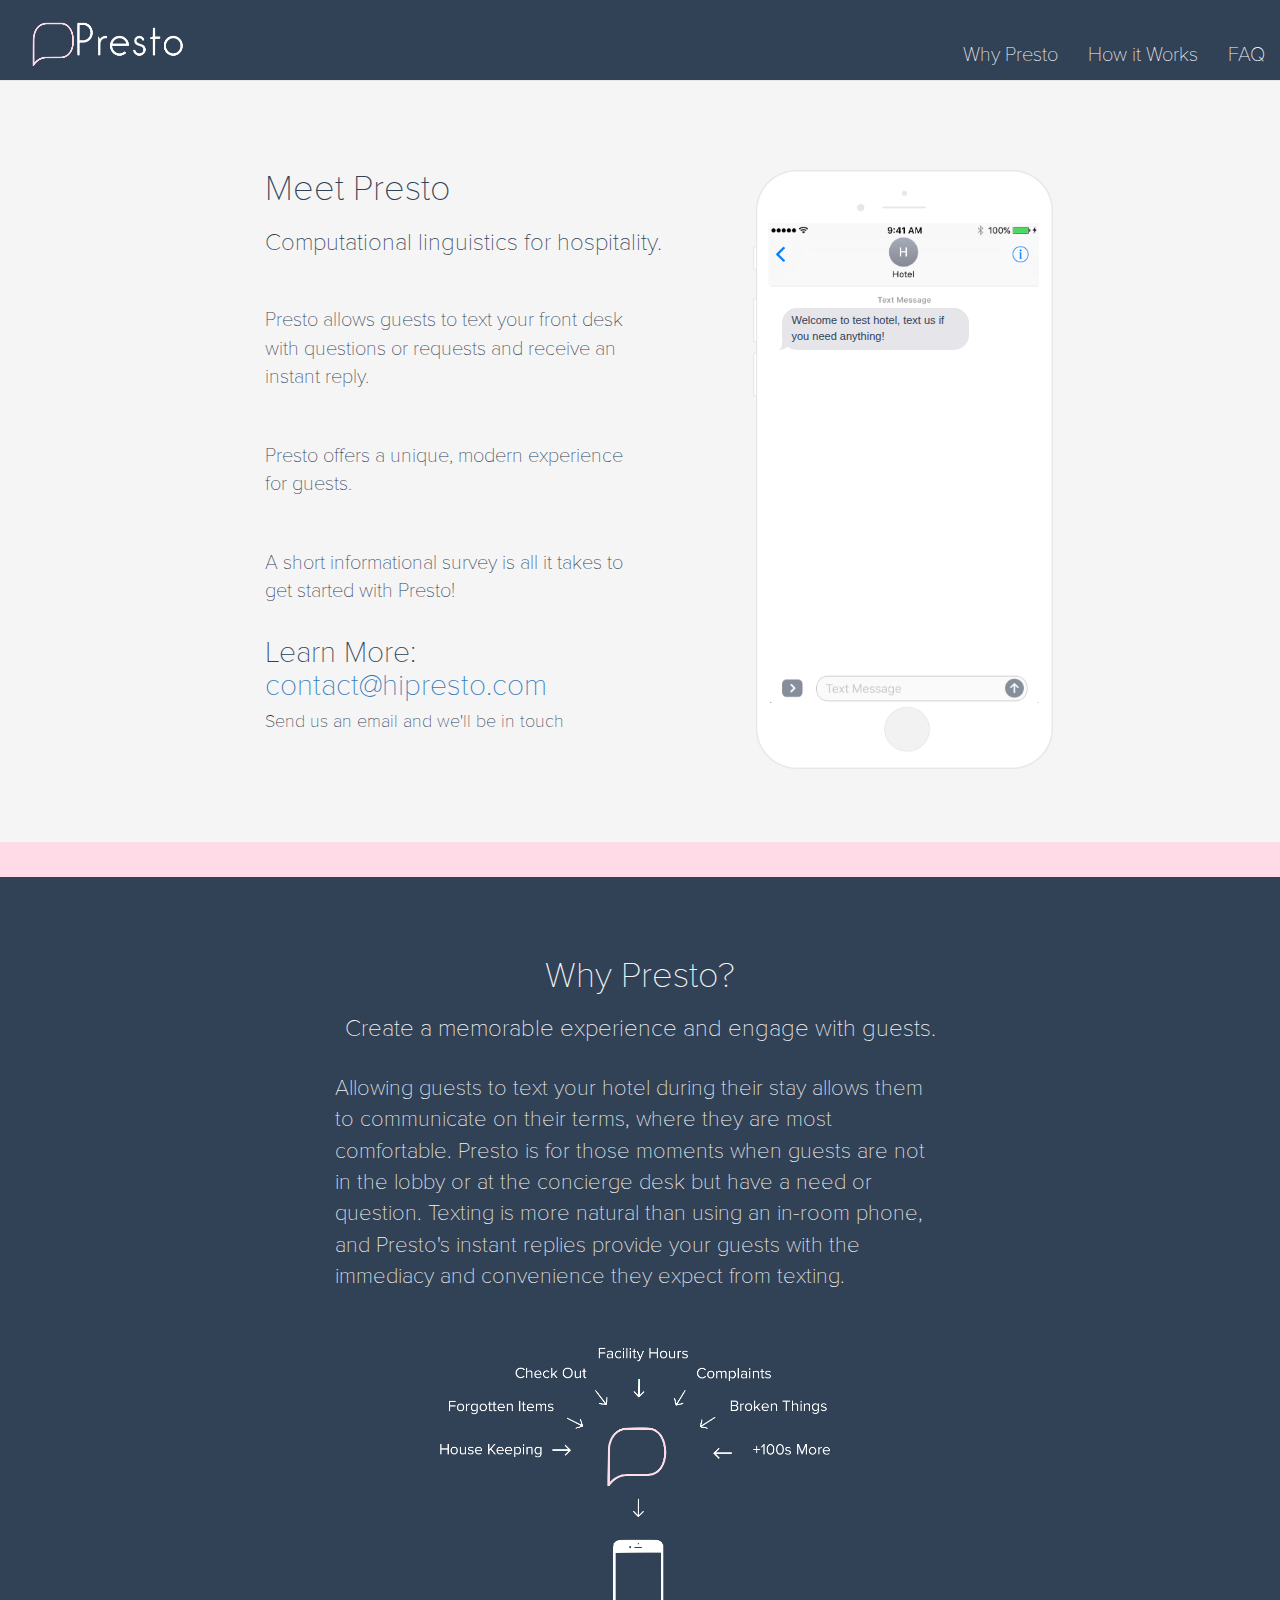
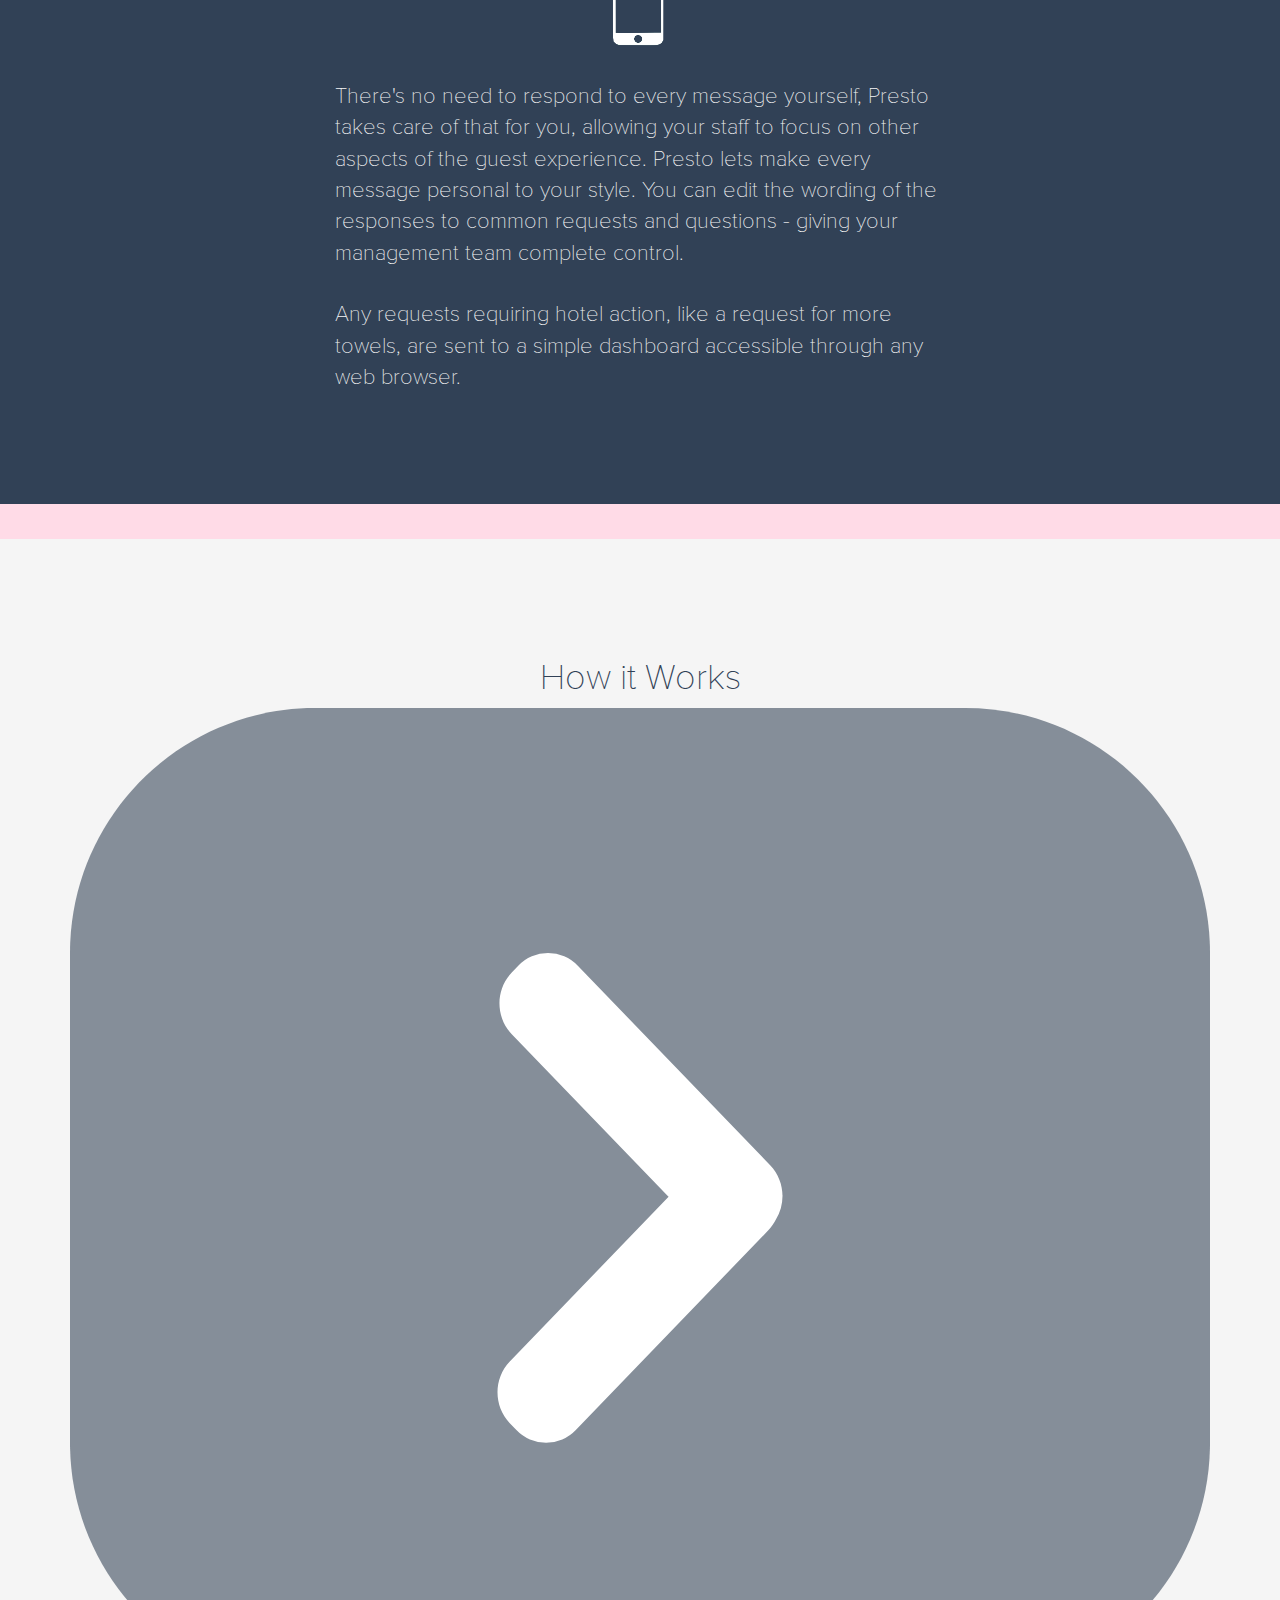
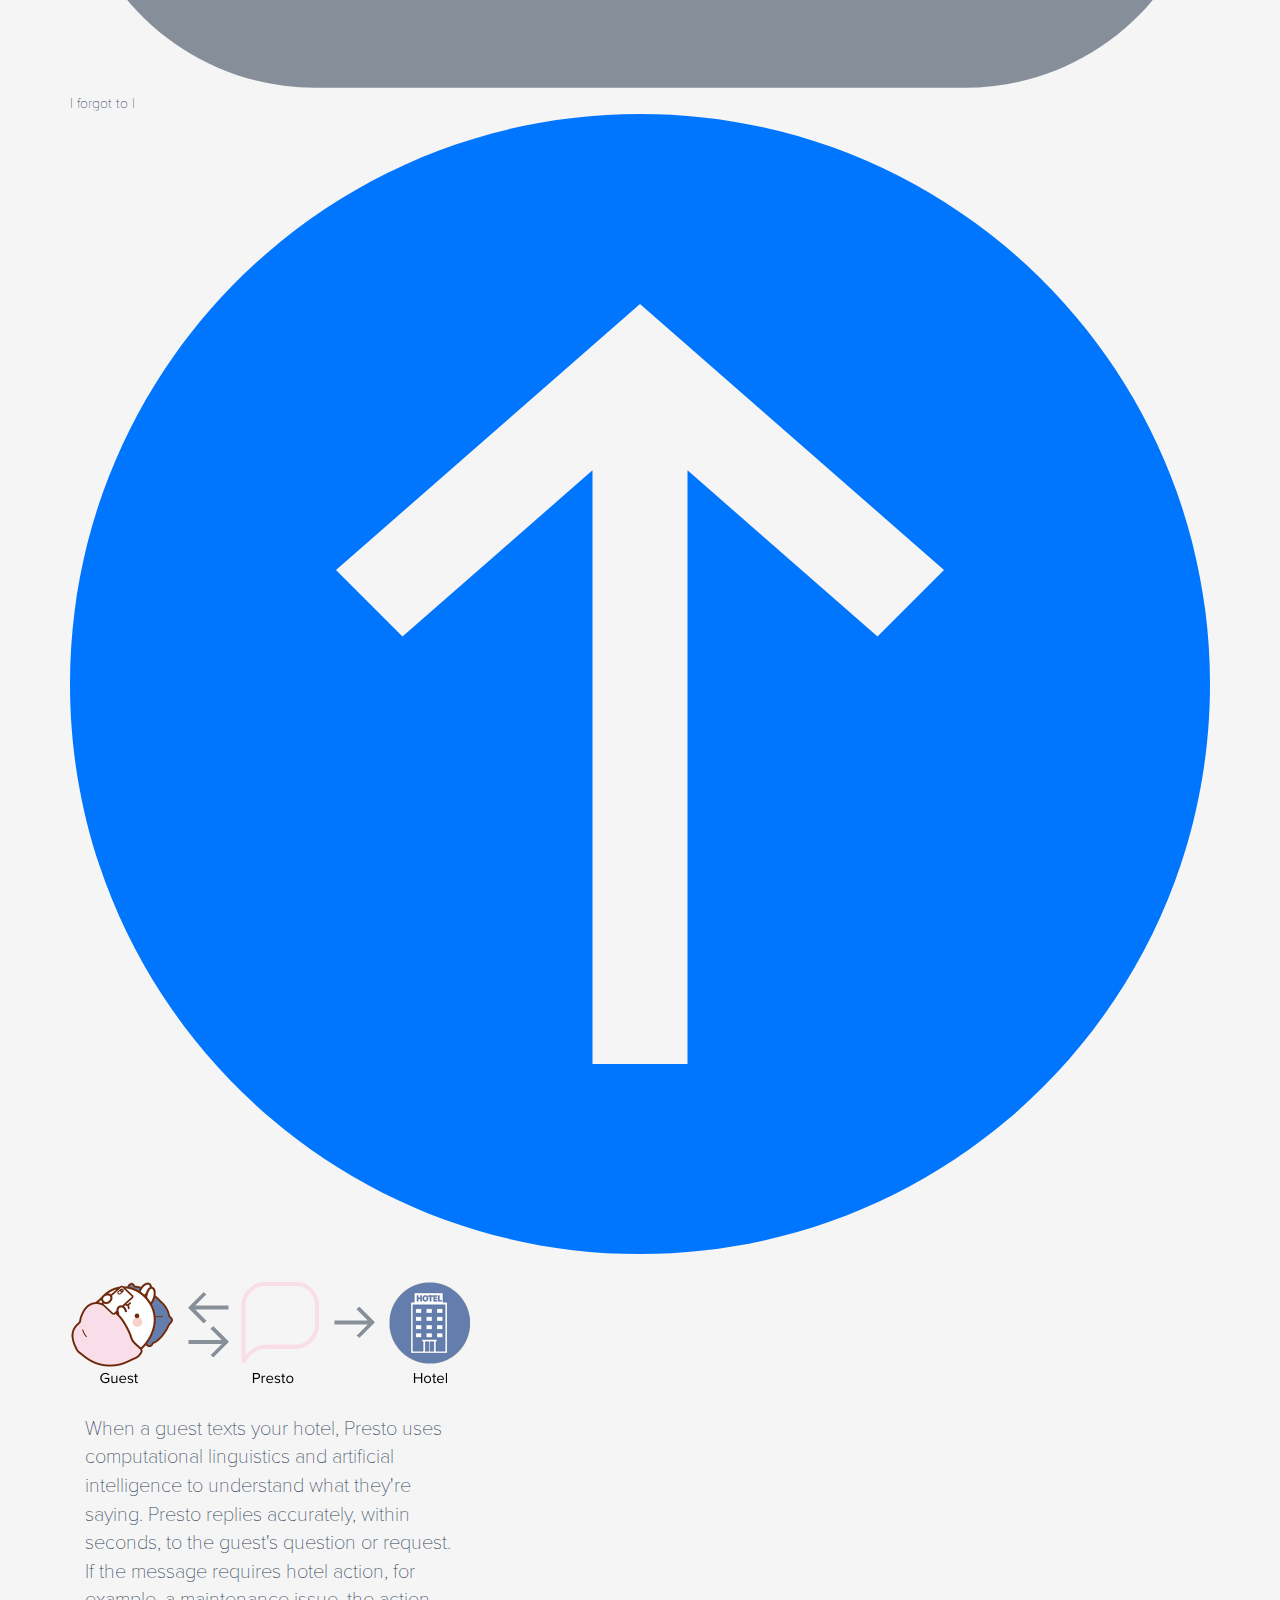
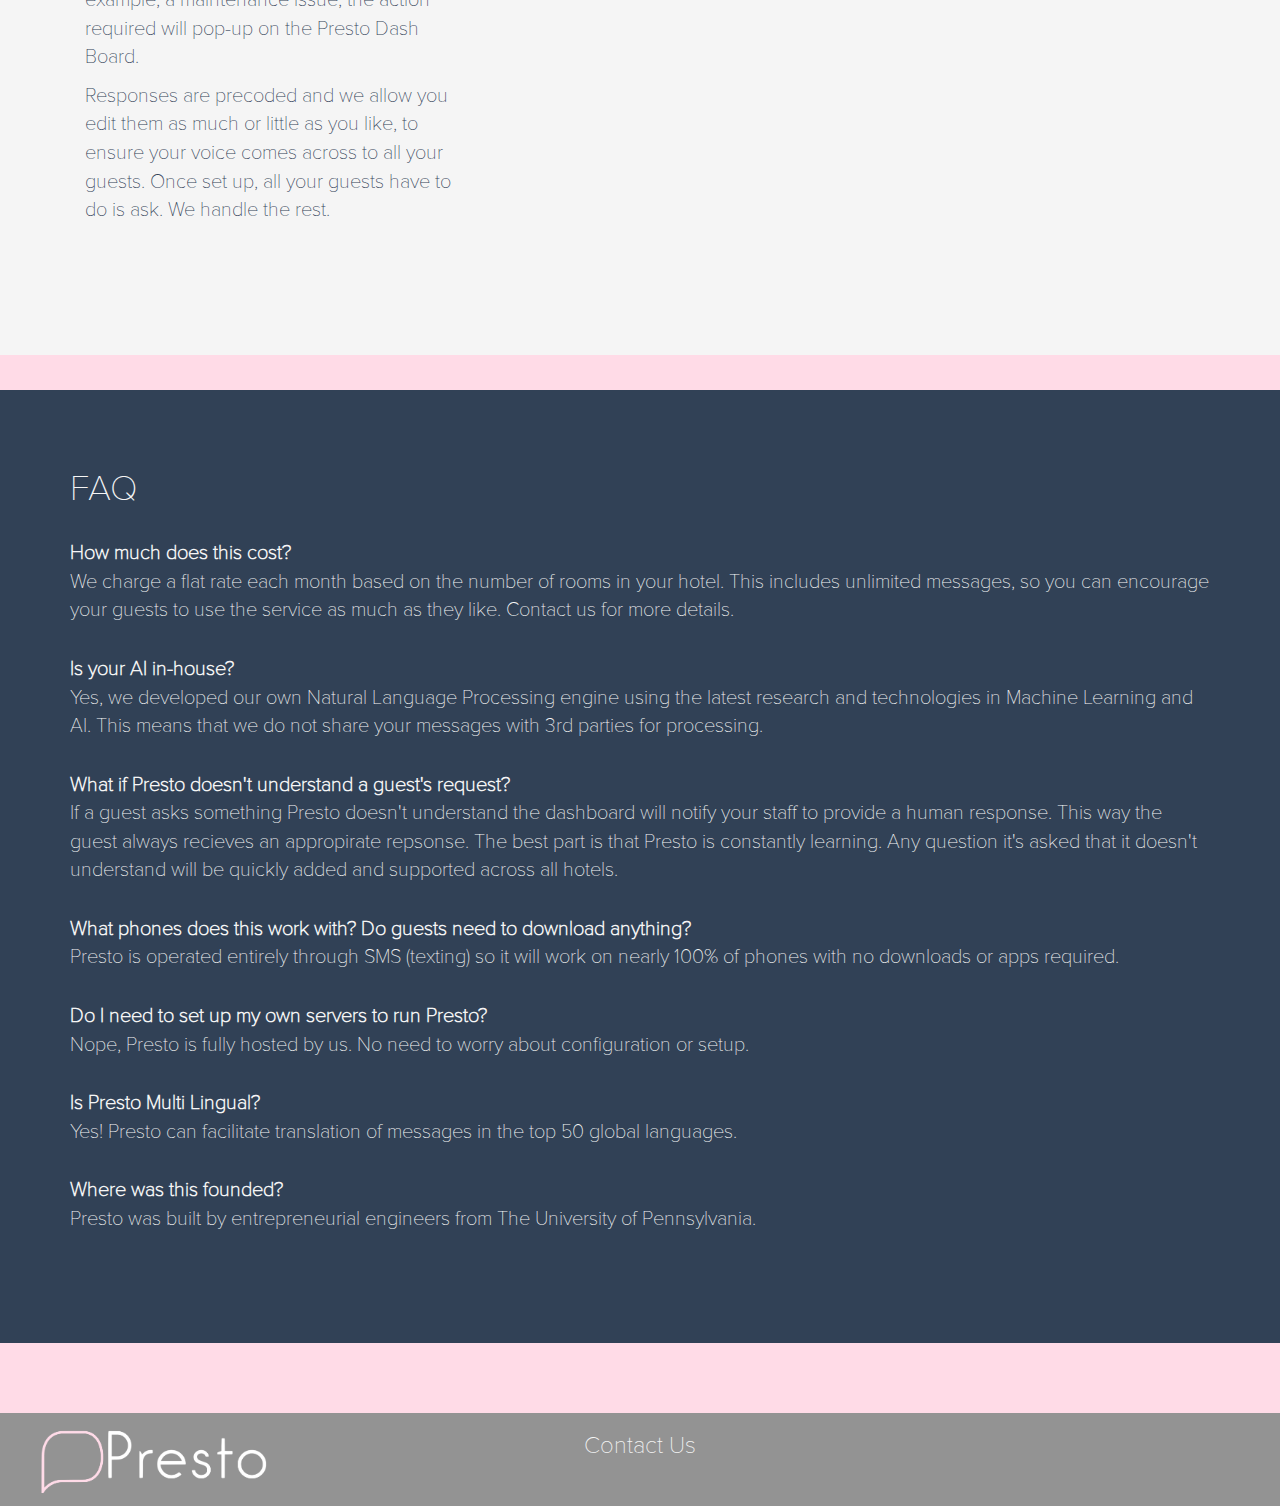
<file: index.html>
<!DOCTYPE html>
<html lang="en">

  <head>
    <meta charset="utf-8">
    <meta http-equiv="X-UA-Compatible" content="IE=edge">
    <meta name="viewport" content="width=device-width, initial-scale=1">
    <title>Presto</title>

    <link rel="stylesheet" href="https://maxcdn.bootstrapcdn.com/bootstrap/3.3.5/css/bootstrap.min.css">
    <link rel="stylesheet" href="https://maxcdn.bootstrapcdn.com/font-awesome/4.4.0/css/font-awesome.min.css">
    <link rel="stylesheet" href="css/style.css" media="screen">
  </head>

  <body>
    <header>
      <nav class="navbar navbar-default navbar-fixed-top">
        <div class="container-fluid">
          <div class="navbar-header">4
            <button type="button" class="navbar-toggle collapsed" data-toggle="collapse" data-target="#bs-example-navbar-collapse-1" aria-expanded="false">
              <span class="sr-only">Toggle navigation</span>
              <span class="icon-bar"></span>
              <span class="icon-bar"></span>
              <span class="icon-bar"></span>
            </button>
            <a class="navbar-brand" href="/">
              <img src="img/logo-light.png" alt="Presto" class="img img-responsive" />
            </a>
          </div>

          <div class="collapse navbar-collapse" id="bs-example-navbar-collapse-1">
            <ul class="nav navbar-nav navbar-right">
              <ul class="nav navbar-nav">
                <li><a href="#whyPresto">Why Presto</a></li>
                <li><a href="#howItWorks">How it Works</a></li>
                <li><a href="#faq">FAQ</a></li>
              <!-- <li><a href="/about.html">About</a></li> -->
              </ul>
            </ul>
          </div>
        </div>
      </nav>
    </header>

    <br><br><br>
    <!-- <! front page> -->
    <div class="container border-padded">
      <div class="row">
        <div class="col-md-3 col-md-push-7 imessage-phone">
          <center>
            <img src="img/blank_iphone.png" class="img text-overlay">
            <div class="imessages">
              <!-- <p class="imessage you">Hi, welcome to the hotel, text us if you need anything?</p> -->
              <p class="imessage you">Welcome to test hotel, text us if you need anything!</p>
              <p class="imessage me">Can I get 2 extra towels sent to room 225</p>
              <p class="imessage you">Sure! We'll have 2 fresh towels on their way to room 225 shortly.</p>
              <p class="imessage me">Awesome, thanks so much.</p>
              <p class="imessage you">Of course, let us know if there is anything else we can help with during your stay.</p>
            </div>
          </center>
        </div>

        <div class="col-md-5 col-md-pull-1">
          <div class="row">
            <div class="col-sm-12">
              <h1 style="margin-top: 10px;">Meet Presto</h1>
              <h3>Computational linguistics for hospitality.</h3>
            </div>
          </div>

          <div class="row">
            <!-- <div class="col-xs-2 icon">
              <img src="img/icns/burger.svg" class="img img-responsive">
            </div> -->
            <div class="col-xs-10">
              <p>Presto allows guests to text your front desk with questions or requests and receive an instant reply.</p>
            </div>
          </div>
          <div class="row">
            <!-- <div class="col-xs-2 icon">
              <img src="img/icns/wash.svg" class="img img-responsive">
            </div> -->
            <div class="col-xs-10">
              <p>Presto offers a unique, modern experience for guests.</p>
            </div>
          </div>
          <div class="row">
            <!-- <div class="col-xs-2 icon">
              <img src="img/icns/box.svg" class="img img-responsive">
            </div> -->
            <div class="col-xs-10">
              <p>A short informational survey is all it takes to get started with Presto!</p>
            </div>
          </div>
          <!-- <div class="row">
            <div class="col-xs-2 icon">
              <img src="img/icns/phone.svg" class="img img-responsive">
            </div>
            <div class="col-xs-10">
              <p>Use any phone that can send and receive SMS messages</p>
            </div>
          </div> -->

          <h2>Learn More:<br> <a href="mailto:contact@hipresto.com">contact@hipresto.com</a></h2>
          <h4>Send us an email and we'll be in touch</h4>

        </div>
        <div class="col-md-2"></div>
      </div>
    </div>

    <!-- <! why presto> -->
    <div class="container-fluid background-blue border-pink border-padded">
      <a name="whyPresto"></a>
      <div class="row row-tall">
      	<center>
        <div class="col-md-6 col-md-push-3">

          <center>
            <h1>Why Presto?</h1>
            <h3>Create a memorable experience and engage with guests.</h3>
          </center>
          <p class="content-large">
            Allowing guests to text your hotel during their stay allows them to communicate on their terms,
            where they are most comfortable. Presto is for those moments when guests
            are not in the lobby or at the concierge desk but have a need or question.
            Texting is more natural than using an in-room phone, and Presto's instant
            replies provide your guests with the immediacy and convenience they
             expect from texting.
          </p>
          <img src="img/graphicc.png" class="img img-responsive graphicc">
          <p class="content-large">
            There's no need to respond to every message yourself, Presto takes care of that for you,
            allowing your staff to focus on other aspects of the guest experience. Presto
            lets make every message personal to your style. You can edit the wording
            of the responses to common requests and questions - giving your management
            team complete control.
          </p>
          <p class="content-large">
            Any requests requiring hotel action, like a request for more towels,
            are sent to a simple dashboard accessible through any web browser.
          </p>
        </div>
        </center>
      </div>
    </div>

    <!-- <! how it works> -->
    <div class="container-fluid border-padded">
      <a name="howItWorks"></a>
      <div class="row">

        <div class="container">
            <div class="row">
              <div class="col-xs-12">
                <!--<h3 class="text-center">Guests text the hotel</h3>-->
                 <h1 class="text-center">How it Works</h1>
                <div class="presto-typed">

  <div class="typed-flexcontainer">
    <svg class="media" viewBox="0 0 128 110" xmlns="http://www.w3.org/2000/svg" fill-rule="evenodd" clip-rule="evenodd" stroke-linejoin="round" stroke-miterlimit="1.414">
      <path d="M128 27.5C128 12.322 115.678 0 100.5 0h-73C12.322 0 0 12.322 0 27.5v55C0 97.678 12.322 110 27.5 110h73c15.178 0 27.5-12.322 27.5-27.5v-55z" fill="#858e99"></path>
      <path d="M67.21 54.886L49.603 36.624c-1.845-1.913-1.845-5.021 0-6.935l.727-.754a4.612 4.612 0 0 1 6.686 0l21.6 22.404c1.598 1.657 1.812 4.209.643 6.106-.217.434-.5.84-.851 1.204L56.794 81.068a4.602 4.602 0 0 1-6.672 0l-.741-.769c-1.841-1.91-1.841-5.011 0-6.92L67.21 54.886z" fill="#fff"></path>
      </svg>
    <div class="bubble">
      <div class="type-wrap">
        <div id="typed-strings">
          <p>I forgot to pack my toothbrush, have any extras?</p>
          <p>What is the minimum age for your hot tub?</p>
          <p>This is awkward but I clogged my toilet.</p>
          <p>Where is the ice machine?</p>
          <p>Some people are being really loud in the hallway.</p>
          <p>My tv wont turn on.</p>
          <p>Can I get some more towels?</p>
          <p>Do you know how late the bar is open?</p>
          <p>Where is the pool?</p>
          <p>How far away is the airport?</p>
          <p>Can you ask housekeeping to leave chocolates?</p>
          <p>I'm out of toilet paper.</p>
          <p>Are there newspapers available in the AM?</p>
          </div>
        <span id="typed"></span>
        </div>
      <svg class="send" xmlns="http://www.w3.org/2000/svg" viewBox="0 0 24 24">
        <path d="M11 7.5L7 11 5.6 9.6 12 4l6.4 5.6L17 11l-4-3.5V20h-2zM0 12c0 6.627 5.373 12 12 12s12-5.373 12-12S18.627 0 12 0 0 5.373 0 12z" fill="#0076ff" fill-rule="evenodd"></path>
        </svg>
      </div>

  </div>
<div class="placeholder-img">
<img src = "img/placeholder.png" alt = "placeholder image" style="width: 400px; max-width: 100%;"/>
</div>

<div class="col-md-3 content-small">

          <!--<h1>How it Works</h1>-->
          <p>
            When a guest texts your hotel, Presto uses computational linguistics and artificial intelligence
            to understand what they're saying. Presto replies accurately, within seconds,
             to the guest's question or request. If the message requires hotel action,
             for example, a maintenance issue, the action required will pop-up
             on the Presto Dash Board.
          </p>
          <p>
            Responses are precoded and we allow you edit them as much or little
            as you like, to ensure your voice comes across to all your guests.
            Once set up, all your guests have to do is ask. We handle the rest.
          </p>
        </div>
        </div>
        <script defer src="./typed/typed.min.js" type="text/javascript"></script>
        <script>
          document.addEventListener('DOMContentLoaded', function () {
            new Typed("#typed", {
              stringsElement: document.getElementById('typed-strings'),
              typeSpeed: 50,
              backDelay: 1000,
              fadeOut: true,
              loop: true,
              contentType: 'html',
            });
          });
        </script>



      </div>
    </div>
</div>
</div>
</div>

    <!-- <! faq>   -->
    <div class="container-fluid background-blue border-pink border-padded">

      <a name="faq"></a>
      <div class="row">
        <div class="col-sm-12">
          <div class="container">
          <h1>FAQ</h1>
          <p class="faq-content">
            <b>How much does this cost?</b> <br>
            We charge a flat rate each month based on the number of rooms in your
            hotel. This includes unlimited messages, so you can encourage your
            guests to use the service as much as they like. Contact us for more details.
          </p>
          <p class="faq-content">
            <b>Is your AI in-house?</b> <br>
            Yes, we developed our own Natural Language Processing engine using the
            latest research and technologies in Machine Learning and AI. This means
            that we do not share your messages with 3rd parties for processing.
          </p>
          <p class="faq-content">
            <b>What if Presto doesn't understand a guest's request?</b> <br>
            If a guest asks something Presto doesn't understand the dashboard will notify your
            staff to provide a human response. This way the guest always recieves an
            appropirate repsonse. The best part is that Presto is constantly learning.
            Any question it's asked that it doesn't understand will be quickly added
            and supported across all hotels.
          </p>

          <p class="faq-content">
            <b>What phones does this work with? Do guests need to download anything?</b> <br>
            Presto is operated entirely through SMS (texting) so it will work on
            nearly 100% of phones with no downloads or apps required.
          </p>

          <p class="faq-content">
            <b>Do I need to set up my own servers to run Presto?</b> <br>
            Nope, Presto is fully hosted by us. No need to worry about configuration
            or setup.
          </p>

          <p class="faq-content">
            <b>Is Presto Multi Lingual?</b> <br>
            Yes! Presto can facilitate translation of messages in the top 50
            global languages.
          </p>

          <p class="faq-content">
            <b>Where was this founded?</b> <br>
            Presto was built by entrepreneurial engineers from The University of Pennsylvania. 
          </p>
        </div>
        </div>
      </div>
    </div>

    <footer>
      <div class="container-fluid">
        <div class="col-sm-4">
          <img src="img/logo-light.png" alt="Presto" class="img" />
        </div>
        <div class="col-sm-4">
          <center>
            <h3><a href="mailto:contact@hipresto.com">Contact Us</a></h3>
            <!-- <h3><a href="/about.html">About</a></h3> -->
          </center>
        </div>
        <div class="col-sm-4">

        </div>
      </div>
    </footer>

    <script src="https://ajax.googleapis.com/ajax/libs/jquery/1.11.3/jquery.min.js"></script>
    <script src="https://maxcdn.bootstrapcdn.com/bootstrap/3.3.5/js/bootstrap.min.js"></script>
    <script src="js/script.js" charset="utf-8"></script>
  </body>
<script>
  (function(i,s,o,g,r,a,m){i['GoogleAnalyticsObject']=r;i[r]=i[r]||function(){
  (i[r].q=i[r].q||[]).push(arguments)},i[r].l=1*new Date();a=s.createElement(o),
  m=s.getElementsByTagName(o)[0];a.async=1;a.src=g;m.parentNode.insertBefore(a,m)
  })(window,document,'script','https://www.google-analytics.com/analytics.js','ga');

  ga('create', 'UA-86665139-1', 'auto');
  ga('send', 'pageview');

</script>
</html>
</file>
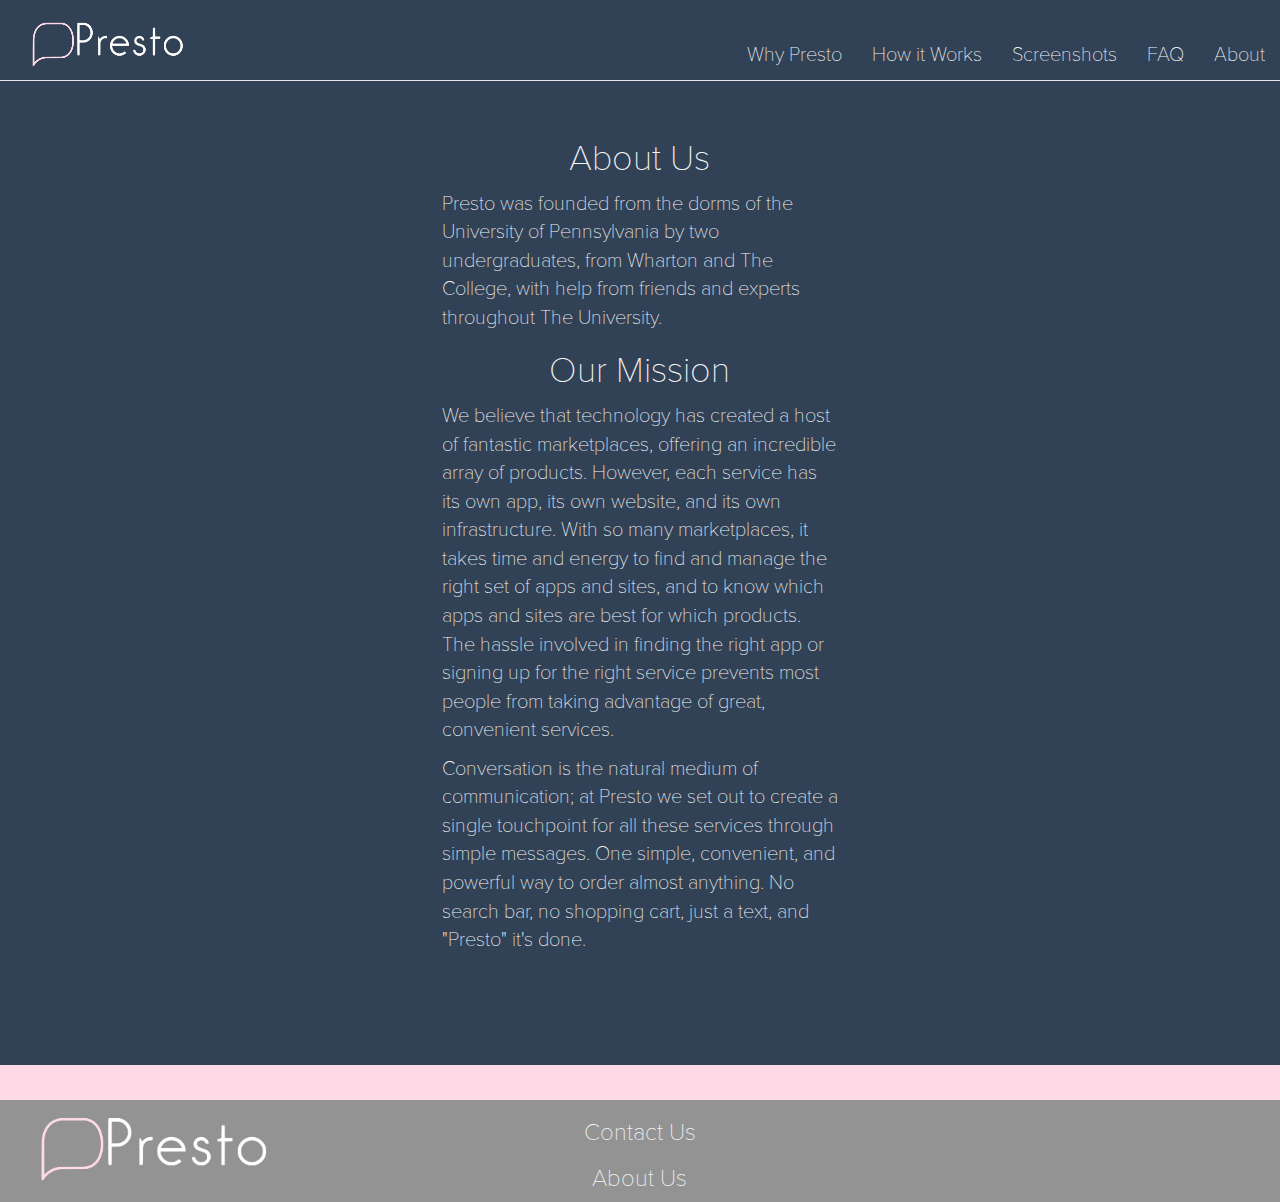
<file: about.html>
<!DOCTYPE html>
<html lang="en">

  <head>
    <meta charset="utf-8">
    <meta http-equiv="X-UA-Compatible" content="IE=edge">
    <meta name="viewport" content="width=device-width, initial-scale=1">
    <title>Presto</title>

    <link rel="stylesheet" href="https://maxcdn.bootstrapcdn.com/bootstrap/3.3.5/css/bootstrap.min.css">
    <link rel="stylesheet" href="https://maxcdn.bootstrapcdn.com/font-awesome/4.4.0/css/font-awesome.min.css">
    <link rel="stylesheet" href="css/style.css" media="screen">
  </head>

  <body>
    <header>
      <nav class="navbar navbar-default navbar-fixed-top">
        <div class="container-fluid">
          <div class="navbar-header">
            <button type="button" class="navbar-toggle collapsed" data-toggle="collapse" data-target="#bs-example-navbar-collapse-1" aria-expanded="false">
              <span class="sr-only">Toggle navigation</span>
              <span class="icon-bar"></span>
              <span class="icon-bar"></span>
              <span class="icon-bar"></span>
            </button>
            <a class="navbar-brand" href="/">
              <img src="img/logo-light.png" alt="Presto" class="img img-responsive" />
            </a>
          </div>
          
          <div class="collapse navbar-collapse" id="bs-example-navbar-collapse-1">
            <ul class="nav navbar-nav navbar-right">
              <ul class="nav navbar-nav">
                <li><a href="/index.html#whyPresto">Why Presto</a></li>
                <li><a href="/index.html#howItWorks">How it Works</a></li>
                <li><a href="/index.html#screenshots">Screenshots</a></li>
                <li><a href="/index.html#faq">FAQ</a></li>
                <li><a href="/about.html">About</a></li>
              </ul>
            </ul>
          </div>
        </div>
      </nav>
    </header>

    <br><br><br>
	     
    <div class="container-fluid background-blue border-padded">
      <a name="aboutUs"></a>
      <div class="row row-tall">
        <div class="col-sm-4 col-sm-push-4">
          <center>
            <h1>About Us</h1>
          </center>
          <p>
            Presto was founded from the dorms of the University of Pennsylvania 
			by two undergraduates, from Wharton and The College, with help from
			friends and experts throughout The University.
​		  </p>
		  <center>
            <h1>Our Mission</h1>
          </center>
		  <p>
			We believe that technology has created a host of fantastic marketplaces,
			offering an incredible array of products. However, each service has its 
			own app, its own website, and its own infrastructure. With so many 
			marketplaces, it takes time and energy to find and manage the right set
			of apps and sites, and to know which apps and sites are best for which 
			products.  The hassle involved in finding the right app or signing up 
			for the right service prevents most people from taking advantage of 
			great, convenient services.
		  </p>
		  <p>
			Conversation is the natural medium of communication; at Presto we set out 
			to create a single touchpoint for all these services through simple messages.
			One simple, convenient, and powerful way to order almost anything. 
			No search bar, no shopping cart, just a text, and "Presto" it's done.
          </p>
        </div>
      </div>
    </div>

    <footer>
      <div class="container-fluid">
        <div class="col-sm-4">
          <img src="img/logo-light.png" alt="Presto" class="img" />
        </div>
        <div class="col-sm-4">
          <center>
            <h3><a href="mailto:contact@hipresto.com">Contact Us</a></h3>
            <h3><a href="/about.html">About Us</a></h3>
          </center>
        </div>
        <div class="col-sm-4">
          
        </div>
      </div>
    </footer>

    <script src="https://ajax.googleapis.com/ajax/libs/jquery/1.11.3/jquery.min.js"></script>
    <script src="https://maxcdn.bootstrapcdn.com/bootstrap/3.3.5/js/bootstrap.min.js"></script>
    <script src="js/script.js" charset="utf-8"></script>
  </body>

</html>
</file>
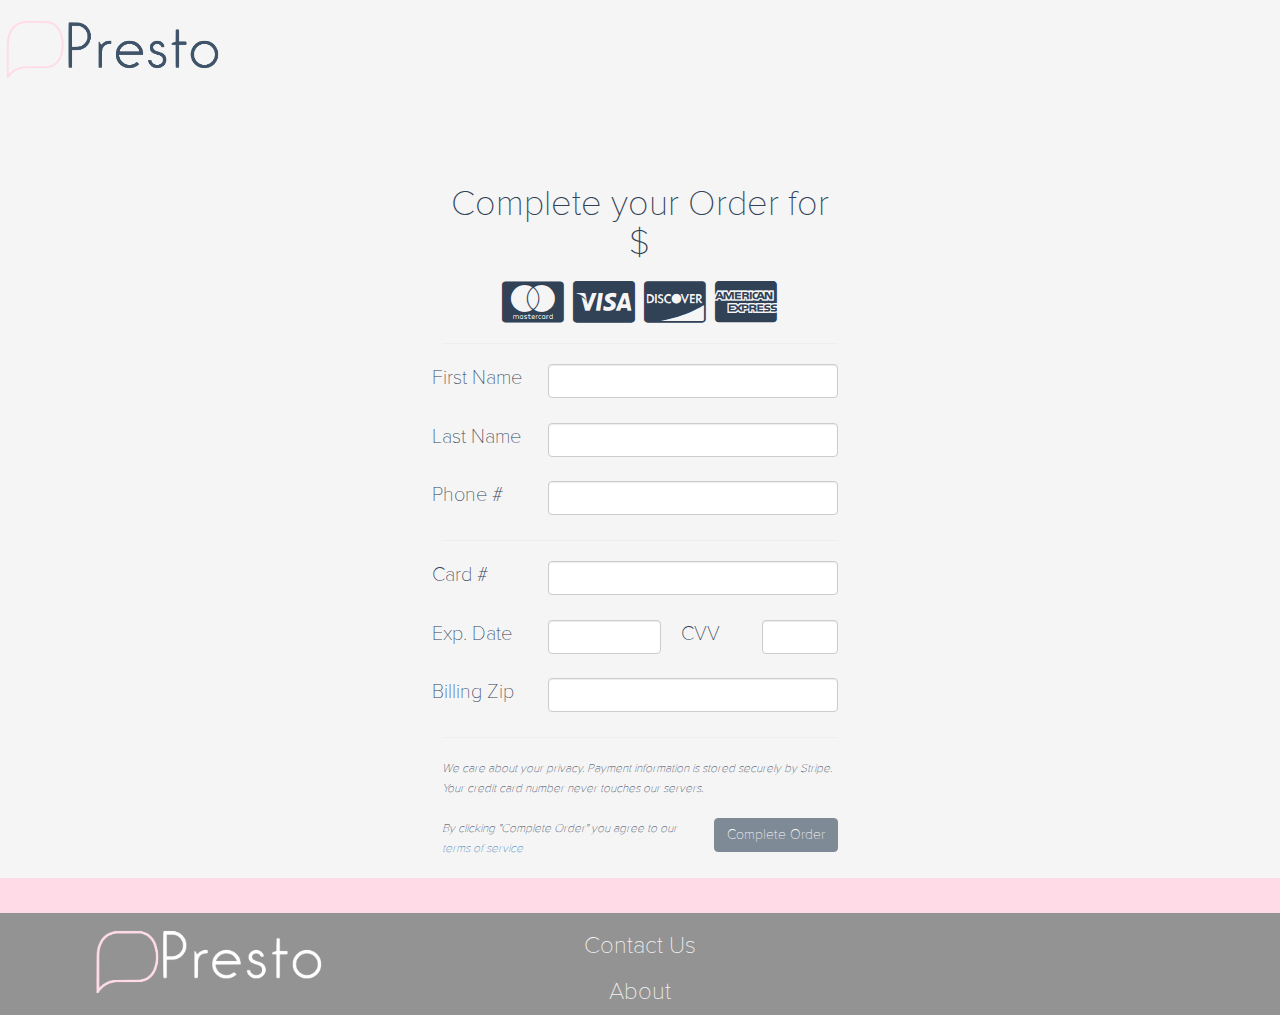
<file: onboard.html>
<!DOCTYPE html>
<html lang="en">

  <head>
    <meta charset="utf-8">
    <meta http-equiv="X-UA-Compatible" content="IE=edge">
    <meta name="viewport" content="width=device-width, initial-scale=1">
    <title>Presto</title>

    <link rel="stylesheet" href="https://maxcdn.bootstrapcdn.com/bootstrap/3.3.5/css/bootstrap.min.css">
    <link rel="stylesheet" href="https://maxcdn.bootstrapcdn.com/font-awesome/4.4.0/css/font-awesome.min.css">
    <link rel="stylesheet" href="css/style.css" media="screen">
  </head>

  <body>
    <header>
        <a href="/">
            <img src="img/logo-dark.png" alt="Presto" class="img" width="250" />
        </a>
    </header>

    <br>

    <div class="container-fluid">
      <div class="row">
        <div class="col-sm-4 col-sm-push-4">
          <center>
            <h1>Complete your Order for $<span id="amt"></span></h1>
            <h1>
              <i class="fa fa-lg fa-cc-mastercard"></i>
              <i class="fa fa-lg fa-cc-visa"></i>
              <i class="fa fa-lg fa-cc-discover"></i>
              <i class="fa fa-lg fa-cc-amex"></i>
            </h1>
          </center>

          <hr>

          <form id="checkout-form" action="http://benjamins.herokuapp.com/newCustomer" method="post">
            <div id="error-message"></div>

            <div id="personalInfo">
              <div class="row">
                <div class="col-xs-3 form-label">
                  <p>First Name</p>
                </div>
                <div class="col-xs-9">
                  <input class="form-control" name="first-name"></input>
                </div>
              </div>

              <div class="row">
                <div class="col-xs-3 form-label">
                  <p>Last Name</p>
                </div>
                <div class="col-xs-9">
                  <input class="form-control" name="last-name"></input>
                </div>
              </div>

              <div class="row">
                <div class="col-xs-3 form-label">
                  <p>Phone #</p>
                </div>
                <div class="col-xs-9">
                  <input class="form-control" name="phone-number"></input>
                </div>
              </div>
            </div>

            <hr>

            <div class="row">
              <div class="col-xs-3 form-label">
                <p>Card #</p>
              </div>
              <div class="col-xs-9">
                <div class="hosted-field form-control" id="card-number"></div>
              </div>
            </div>

            <div class="row">  
              <div class="col-xs-3 form-label">
                <p>Exp. Date</p>
              </div>
              <div class="col-xs-4">
                <div class="hosted-field form-control" id="expiration-date"></div>
              </div>

              <div class="col-xs-2 form-label">
                <p>CVV</p>
              </div>
              <div class="col-xs-3">
                <div class="hosted-field form-control" id="cvv"></div>
              </div>
            </div>

            <div class="row">
              <div class="col-xs-3 form-label">
                <p>Billing Zip</p>
              </div>
              <div class="col-xs-9">
                <div class="hosted-field form-control" id="postal-code"></div>
              </div>
            </div>

            <hr>

            <div class="row">
              <div class="col-xs-12">
                <i>
                  <small>We care about your privacy. Payment information is stored securely by Stripe. Your credit card number never touches our servers.</small>
                </i>
              </div>
              <br>
            </div>

            <input type="hidden" name="payment-method-nonce">
            <input type="submit" class="btn btn-primary pull-right" value="Complete Order" disabled>
          </form>

          <small><i>By clicking "Complete Order" you agree to our <a href="/terms.html">terms of service</a></i></small>

        </div>
      </div>
    </div>

    <footer>
      <div class="container">
        <div class="col-sm-4">
          <img src="img/logo-light.png" alt="Presto" class="img" />
        </div>
        <div class="col-sm-4">
          <center>
            <h3><a href="mailto:contact@hipresto.com">Contact Us</a></h3>
            <h3><a href="/about.html">About</a></h3>
          </center>
        </div>
        <div class="col-sm-4">

        </div>
      </div>
    </footer>
    <!-- Load the Client component. -->
    <script src="https://js.braintreegateway.com/web/3.5.0/js/client.min.js"></script>
    <!-- Load the Hosted Fields component. -->
    <script src="https://js.braintreegateway.com/web/3.5.0/js/hosted-fields.min.js"></script>

    <script src="https://ajax.googleapis.com/ajax/libs/jquery/1.11.3/jquery.min.js"></script>
    <script src="https://maxcdn.bootstrapcdn.com/bootstrap/3.3.5/js/bootstrap.min.js"></script>

    <script>
    function qs(key) {
      key = key.replace(/[*+?^$.\[\]{}()|\\\/]/g, "\\$&"); // escape RegEx meta chars
      var match = location.search.match(new RegExp("[?&]"+key+"=([^&]+)(&|$)"));
      return match && decodeURIComponent(match[1].replace(/\+/g, " "));
    }

      $(document).ready(function() {
        $("#amt").html(qs('amt'));
      });

      $("#rememberCheckbox").click(function(e) {
        if (!$(this).is(":checked")) {
          $("#personalInfo").slideUp();
        } else {
          $("#personalInfo").slideDown();
        }
      });


      $.get("http://benjamins.herokuapp.com/client_token", function(data, status) {
        if (status == 'success') {
          var authorization = data;

          braintree.client.create({
            authorization: authorization
          }, function(clientErr, clientInstance) {
            if (clientErr) {
              // Handle error in client creation
              return;
            }

            var form = document.querySelector('#checkout-form');
            var submit = document.querySelector('input[type="submit"]');

            braintree.hostedFields.create({
              client: clientInstance,
              styles: {
                'input': {
                  'font-size': '14pt'
                },
                'input.invalid': {
                  'color': 'red'
                },
                'input.valid': {
                  'color': 'green'
                }
              },
              fields: {
                number: {
                  selector: '#card-number',
                  placeholder: '0000 0000 0000 0000'
                },
                cvv: {
                  selector: '#cvv',
                  placeholder: '123'
                },
                expirationDate: {
                  selector: '#expiration-date',
                  placeholder: 'MM/YYYY'
                },
                postalCode: {
                  selector: '#postal-code',
                  placeholder: '12345'
                }
              }
            }, function(hostedFieldsErr, hostedFieldsInstance) {
              if (hostedFieldsErr) {
                // Handle error in Hosted Fields creation
                return;
              }

              submit.removeAttribute('disabled');

              form.addEventListener('submit', function(event) {
                event.preventDefault();

                hostedFieldsInstance.tokenize(function(tokenizeErr, payload) {
                  if (tokenizeErr) {
                    // Handle error in Hosted Fields tokenization
                    return;
                  }

                  document.querySelector('input[name="payment-method-nonce"]').value = payload.nonce;//payload.nonce;
                  console.log(payload);
                  form.submit();
                });
              }, false);
            });
          });
        };
      });

    </script>

    <script src="js/script.js" charset="utf-8"></script>
  </body>
<script>
  (function(i,s,o,g,r,a,m){i['GoogleAnalyticsObject']=r;i[r]=i[r]||function(){
  (i[r].q=i[r].q||[]).push(arguments)},i[r].l=1*new Date();a=s.createElement(o),
  m=s.getElementsByTagName(o)[0];a.async=1;a.src=g;m.parentNode.insertBefore(a,m)
  })(window,document,'script','https://www.google-analytics.com/analytics.js','ga');

  ga('create', 'UA-86665139-1', 'auto');
  ga('send', 'pageview');

</script>
</html>
</file>
<file: css/style.css>
@font-face {
    font-family: 'proxima-nova';
    src: url('../font/proximanova-thin.otf') format('opentype');
    font-weight: normal;
    font-style: normal;
    /*font-family: 'elegant-lux';
    src: url('../font/elegantluxpro-mager.woff2') format('woff2'),
         url('../font/elegantluxpro-mager.woff') format('woff'),
         url('../font/elegantluxpro-mager.ttf') format('truetype');
    font-weight: normal;
    font-style: normal;*/
}

body {
  font-family: 'proxima-nova', Georgia, sans-serif;
  background-color: #f5f5f5;
  color: #314156;
}

p {
  font-size: 20px;
}

footer {
  border-top: 35px solid #ffdbe7;
  background-color: #939393;
  color: #f5f5f5;
}

footer a {
  color: #f5f5f5;
}

footer img {
  max-width: 250px;
}

nav {
  font-size: 20px;

}

.navbar-brand {
  padding: 20px;
}

.navbar-brand>img {
  padding: 5px;
  position: relative;
  bottom: 45px;
  width: 177px;
  height: 75px;
}

.row {
  margin-top: 40px;
  margin-bottom: 20px;
}

.row-tall {
  min-height: 90vh;
}

.navbar {
  background-color: #314156;
  padding-top: 30px;
}

.navbar-default .navbar-nav>li>a {
  color: #f5f5f5;
}

.navbar-default .navbar-nav>li>a:hover {
  color: #939393;
}

.border-pink {
  border-top: 35px solid #ffdbe7;
  border-bottom: 35px solid #ffdbe7;
}

.border-padded {
	padding-bottom: 80px;
	padding-top: 20px;
}

.background-blue {
  background-color: #314156;
  color: #f5f5f5;
}


/*IPHONE ANIMATION*/
.gray {
  color: #AAAAAA;
}

.figure-iphone {
  height: 500px;
}
@media (min-width: 30em) {
  .figure-iphone {
    height: 600px;
  }
}

.imessage-phone {
  height: 600px;
  padding-top: 50px;
}

.text-overlay {
  position: relative;
  top: 0;
  width: 300px;
  margin-bottom: -465px;
}

.imessages {
  font-family: -apple-system, BlinkMacSystemFont, "Segoe UI", Roboto, Helvetica, Arial, sans-serif;
  width: 250px;
  text-align: left;
  margin-left: 25px;
}

@media screen and (max-width: 991px) {
  .imessages {
    margin-left: 0;
  }
  .imessage-phone {
    margin-top: -70px;
  }
}

/*@media (min-width: 30em) {
  .list-imessages {
    height: 448px;
    margin: 73px auto;
    max-width: 255px;
  }
}*/

.imessage {
  text-align: left;
  border-radius: 15px;
  padding: 5px;
  padding-left: 10px;
  padding-right: 10px;
  margin: 4px;
  clear: both;
  font-size: 11px;
  max-width: 75%;
  opacity: 0;
  position: relative;
  -webkit-transform: translateY(40px);
  -moz-transform: translateY(40px);
  -ms-transform: translateY(40px);
  -o-transform: translateY(40px);
  transform: translateY(40px);
  -webkit-transition: all .4s ease-out;
  -moz-transition: all .4s ease-out;
  -ms-transition: all .4s ease-out;
  -o-transition: all .4s ease-out;
  transition: all .4s ease-out;
}

.imessage.visible {
  opacity: 1;
  -webkit-transform: translateY(0px);
  transform: translateY(0px);
}

.imessage.you {
  background: #e5e5ea;
  float: left;
}

.imessage.you:after {
  border-bottom-right-radius: 1em 0.5em;
  border-right: 6px solid #e5e5ea;
  bottom: 0;
  content: '';
  height: 10px;
  left: -6px;
  opacity: 1;
  position: absolute;
  width: 12px;
}
.imessage.me {
  background: #36DD53;
  color: #fff;
  float: right;
}
.imessage.me:after {
  border-bottom-left-radius: 1em 0.5em;
  border-left: 6px solid #36DD53;
  bottom: 0;
  content: '';
  height: 10px;
  right: -6px;
  position: absolute;
  width: 12px;
}

.imessage-indicator path {
  fill: #e5e5ea;
  fill-rule: evenodd;
}

.screenshot-overlay {
  width: 320px;
  height: auto;
  position: absolute;
  right: 119px;
  top: 70px;
}

.icon {
  padding-right: 0;
  width: 50px;
}

.btn-primary {
  background-color: #314156;
  border-color: #415166;
  margin-left: 10px
}

.btn-primary:hover {
  background-color: #213146;
  border-color: #415166;
  margin-left: 10px
}
.content-large {
    margin-top: 30px;
    width: 100%;
    font-size: 22px;
    text-align: left;
}

.content-small {
    margin-top: 30px;
    width: 400px;
	font-size: 22px;
	text-align: left;
}

.screenshot {
	width: 85%;
	max-width: 350px;
    padding-top: 10px;
}

.graphicc {
	width: 400px;
}

.btn-primary:disabled {
  background-color: #415166;
  border-color: #415166;
  margin-left: 10px
}


#checkout-form .row {
  margin-top: 0;
}


.faq-content {
    padding-top: 20px;
}

.form-label {
	padding-right: 0px;
	padding-left: 5px;
}
</file>
